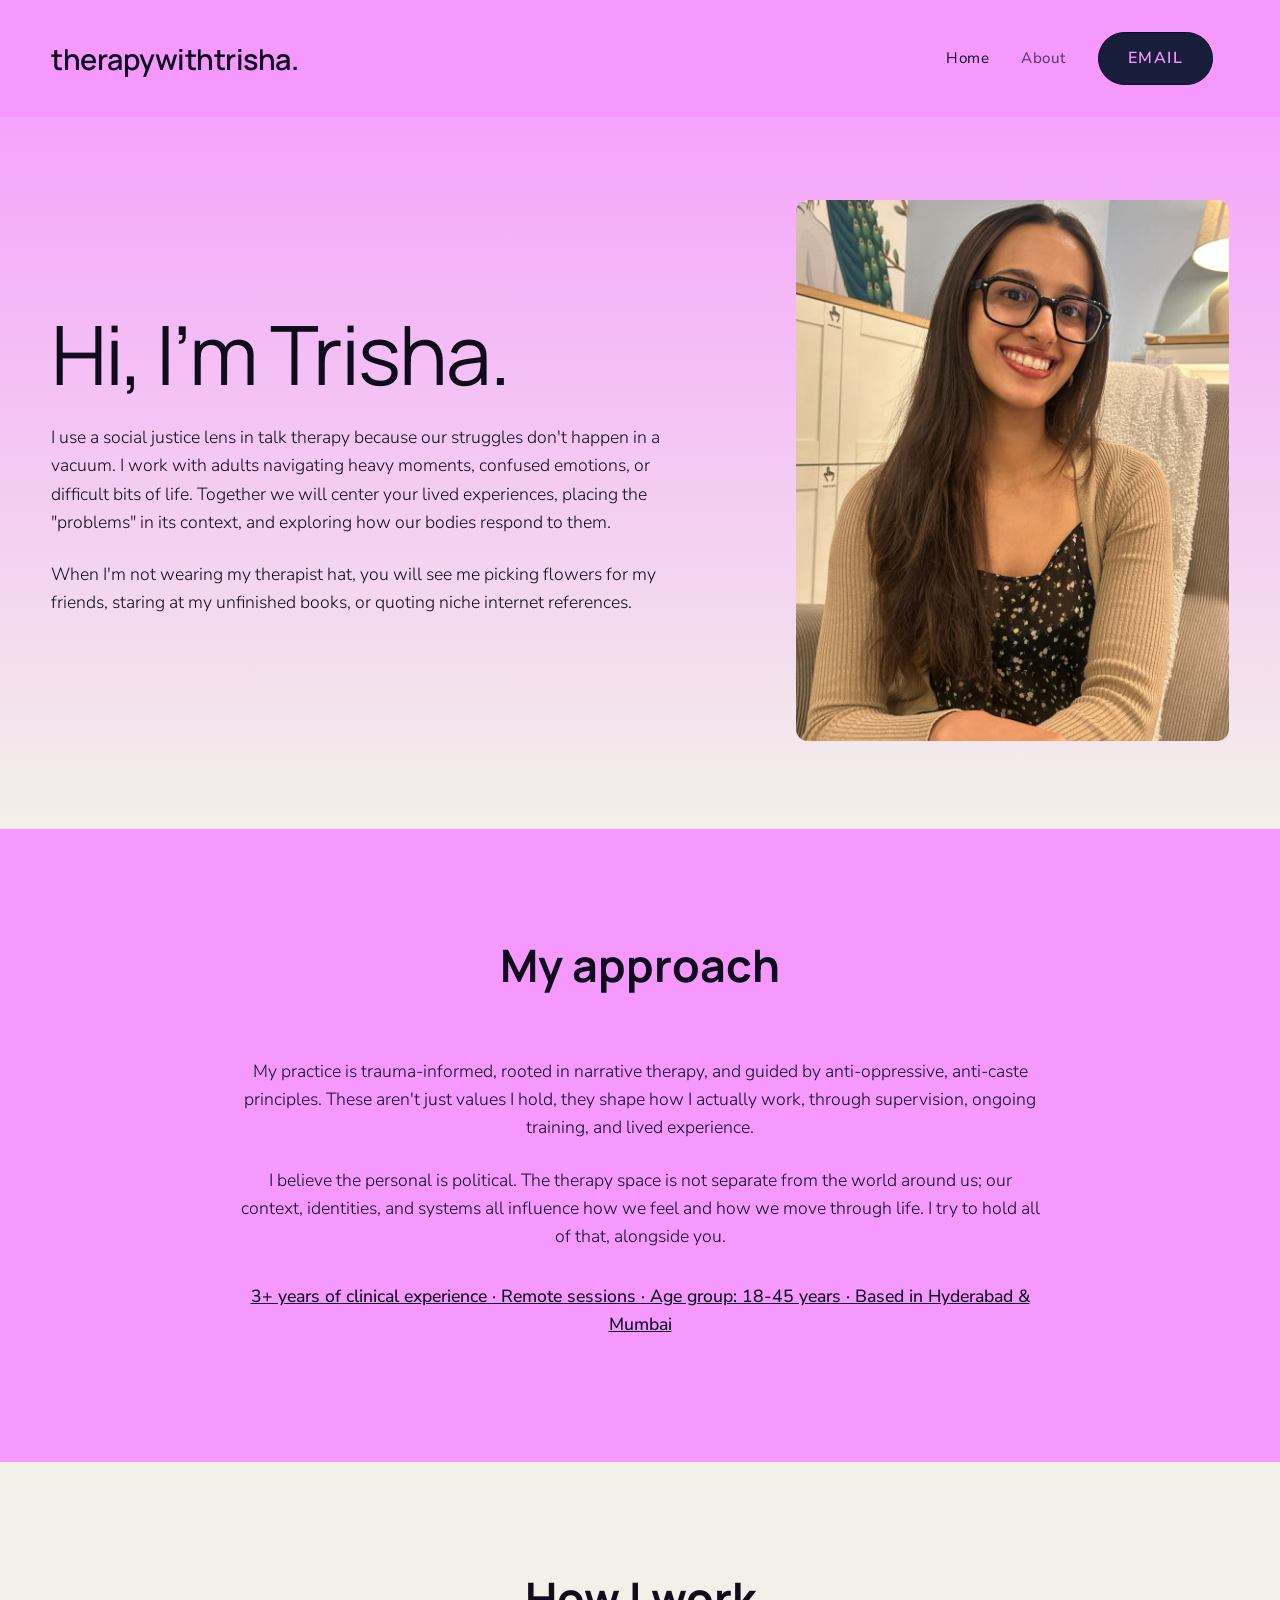
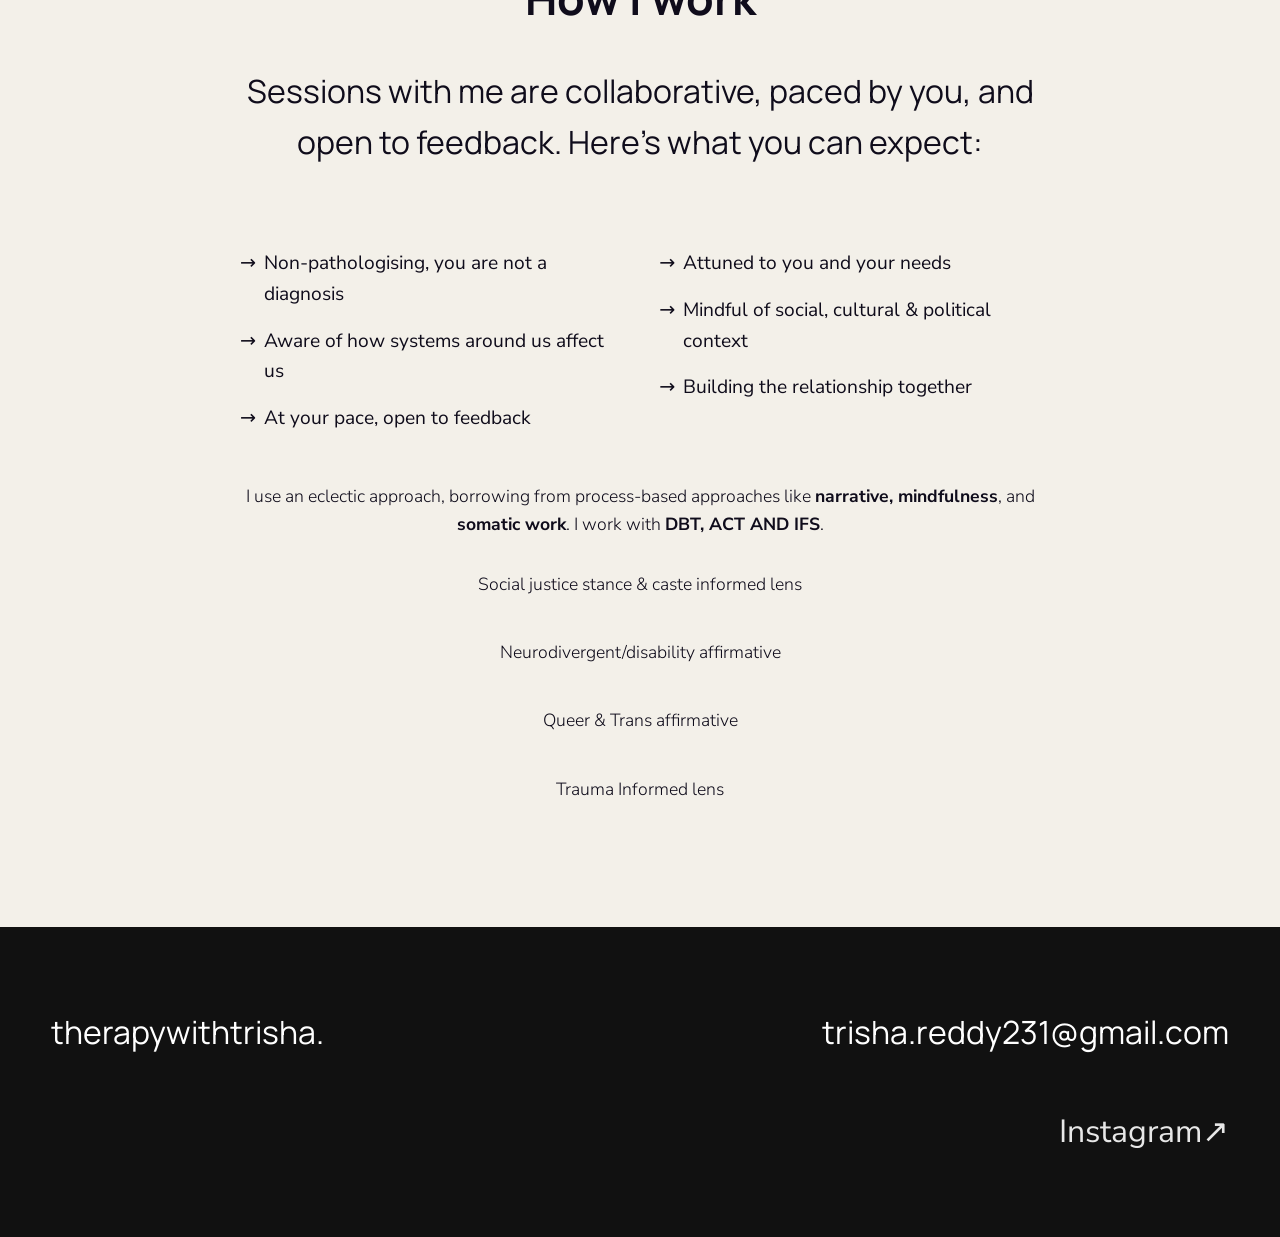
<file: about.html>
<!DOCTYPE html>
<html lang="en">
<head>
    <meta charset="UTF-8">
    <meta name="viewport" content="width=device-width, initial-scale=1.0">
    <title>About | therapywithtrisha.</title>
    <meta name="description" content="Trisha, a Mumbai-based therapist specializing in trauma-informed care. Providing secure, compassionate online counseling sessions across India.">
    <meta name="robots" content="index, follow">
    <link rel="canonical" href="https://www.therapy-with-trisha.netlify.app/about.html">

    <meta property="og:type" content="website">
    <meta property="og:title" content="About Trisha | Online Therapy in Mumbai, India, Anywhere in the world">
    <meta property="og:description" content="Trisha, a Mumbai-based therapist specializing in trauma-informed care. Providing secure, compassionate online counseling sessions across India.">
    <meta property="og:url" content="https://www.therapy-with-trisha.netlify.app/about.html">
    <meta property="og:site_name" content="therapywithtrisha.">
    <meta property="og:image" content="https://www.therapy-with-trisha.netlify.app/media/home.jpeg">

    <meta name="twitter:card" content="summary_large_image">
    <meta name="twitter:title" content="About Trisha | Online Therapy in Mumbai, India, Anywhere in the world">
    <meta name="twitter:description" content="Trisha, a Mumbai-based therapist specializing in trauma-informed care. Providing secure, compassionate online counseling sessions across India.">
    <meta name="twitter:image" content="https://www.therapy-with-trisha.netlify.app/media/home.jpeg">
    <link rel="stylesheet" href="styles.css">
</head>
<body class="section-light">

    <header class="site-header">
        <div class="header-container">
            <div class="logo"><a href="/">therapywithtrisha.</a></div>
            <div class="header-right">
                <button class="menu-toggle" aria-label="Toggle Menu">
                    <span></span>
                    <span></span>
                    <span></span>
                </button>
                <nav class="main-nav">
                    <a href="/" class="active">Home</a>
                    <a href="about.html">About</a>
                    <div class="header-cta">
                        <a href="mailto:trisha.reddy231@gmail.com?subject=New%20Intake" class="btn-email">EMAIL</a>
                    </div>
                </nav>
                
            </div>
        </div>
    </header>

    <main id="about-page">
        
        <section class="page-section section-light grid-engine" id="about-hero">
            <div class="about-hero-container">
                <div class="about-hero-left">
                    <div class="about-title">
                        <h1>Hi, I’m Trisha.</h1>
                    </div>
                    <div class="about-tagline">
                        <p class="large-prose">I use a social justice lens in talk therapy because our struggles don't happen in a vacuum. I work with adults navigating heavy moments, confused emotions, or difficult bits of life. Together we will center your lived experiences, placing the "problems" in its context, and exploring how our bodies respond to them.</p>
                        <p class="large-prose">When I'm not wearing my therapist hat, you will see me picking flowers for my friends, staring at my unfinished books, or quoting niche internet references.</p>
                    </div>
                </div>
                <div class="about-hero-right">
                    <div class="image-block about-profile-img">
                        <img src="media/about-page-hero.jpeg" alt="Trisha Portrait">
                    </div>
                </div>
            </div>
        </section>

        <section class="page-section section-bright grid-engine" id="about-approach">
            <div class="text-block approach-header">
                <h2><strong>My approach</strong></h2>
            </div>
            <div class="text-block approach-statement">
                <p>My practice is trauma-informed, rooted in narrative therapy, and guided by anti-oppressive, anti-caste principles. These aren't just values I hold, they shape how I actually work, through supervision, ongoing training, and lived experience.</p>
                <p>I believe the personal is political. The therapy space is not separate from the world around us; our context, identities, and systems all influence how we feel and how we move through life. I try to hold all of that, alongside you.</p>
                <p class="highlight-line">3+ years of clinical experience · Remote sessions · Age group: 18-45 years · Based in Hyderabad & Mumbai</p>
            </div>
        </section>

        <section class="page-section section-light grid-engine" id="about-framework">
            <div class="text-block framework-title">
                <h2><strong>How I work</strong></h2>
                <h3>Sessions with me are collaborative, paced by you, and open to feedback. Here's what you can expect:</h3>
            </div>
            
            <div class="framework-lists">
                <div class="list-block framework-list-left">
                    <ul>
                        <li>Non-pathologising, you are not a diagnosis</li>
                        <li>Aware of how systems around us affect us</li>
                        <li>At your pace, open to feedback</li>
                    </ul>
                </div>

                <div class="list-block framework-list-right">
                    <ul>
                        <li>Attuned to you and your needs</li>
                        <li>Mindful of social, cultural & political context</li>
                        <li>Building the relationship together</li>
                    </ul>
                </div>
            </div>

            <div class="text-block framework-modal">
                <p>I use an eclectic approach, borrowing from process-based approaches like <strong>narrative, mindfulness</strong>, and <strong>somatic work</strong>. I work with <strong>DBT, ACT AND IFS</strong>.</p>
                <blockquote class="pillars-stack">
                    <p>Social justice stance & caste informed lens</p>
                    <p>Neurodivergent/disability affirmative</p>
                    <p>Queer & Trans affirmative</p>
                    <p>Trauma Informed lens</p>
                </blockquote>
            </div>
        </section>

    </main>

    <footer class="site-footer interactive-bg">
        <div class="footer-container">
            <div class="footer-left">
                <h2>therapywithtrisha.</h2>
            </div>
            <div class="footer-right">
                <h2>trisha.reddy231@gmail.com</h2>
                <div class="social-links">
                    <!-- <a href="#">Twitter</a> -->
                    <a href="https://www.instagram.com/therapywith.trisha/" target="_blank">Instagram↗</a>
                    <!-- <a href="#">Facebook</a> -->
                </div>
            </div>
            <canvas id="canvas-radial"></canvas>
        </div>
    </footer>

    <script src="script.js"></script>
</body>
</html>
</file>
<file: styles.css>
/* ==========================================================================
   1. GLOBAL VARIABLES & RESET
   ========================================================================== */
@import url('https://fonts.googleapis.com/css2?family=Manrope:wght@400;600;700&family=Nunito+Sans:wght@300;400;500;600;700&display=swap');

:root {
    --bg-bright: #F598FF;       /* Vivid Orchid Pink from screenshot */
    --bg-light: #f3f0e9;        /* Slightly warmer warm gray */
    --text-primary: #0F0C1B;    /* Off-black */
    --btn-primary-bg: hsl(229.71, 43.21%, 15.88%);   /* Vivid Orchid Pink from screenshot */
    --font-heading: 'Manrope', sans-serif;
    --font-sans: 'Nunito Sans', system-ui, sans-serif;
    --site-max-width: 1500px;
}

* {
    box-sizing: border-box;
    margin: 0;
    padding: 0;
}

body {
    background-color: var(--bg-bright);
    color: var(--text-primary);
    font-family: var(--font-sans);
    line-height: 1.6;
    overflow-x: hidden;
    -webkit-font-smoothing: antialiased;
}

/* ==========================================================================
   2. SITE HEADER (STUCK TO TOP)
   ========================================================================== */
.site-header {
    position: fixed;
    top: 0;
    left: 0;
    width: 100%;
    background-color: var(--bg-bright);
    backdrop-filter: blur(8px);
    z-index: 1000;
}

.header-container {
    max-width: var(--site-max-width);
    margin: 0 auto;
    padding: 2rem 4vw;
    display: flex;
    justify-content: space-between;
    align-items: center;
}

.header-right {
    display: flex;
    align-items: center;
    gap: 2rem;
}

.menu-toggle {
    display: none;
    flex-direction: column;
    justify-content: space-between;
    width: 30px;
    height: 21px;
    background: none;
    border: none;
    cursor: pointer;
    padding: 0;
    z-index: 1001;
}

.menu-toggle span {
    display: block;
    width: 100%;
    height: 2px;
    background-color: var(--text-primary);
    transition: all 0.3s ease;
}

.menu-toggle.active span:nth-child(1) {
    transform: translateY(9.5px) rotate(45deg);
}

.menu-toggle.active span:nth-child(2) {
    opacity: 0;
}

.menu-toggle.active span:nth-child(3) {
    transform: translateY(-9.5px) rotate(-45deg);
}

.site-header .logo a {
    font-family: var(--font-heading);
    font-size: 1.8rem;
    font-weight: 600;
    text-decoration: none;
    color: var(--text-primary);
    letter-spacing: -0.5px;
}

.main-nav {
    display: flex;
    align-items: center;
    justify-content: center;
}

.main-nav a {
    text-decoration: none;
    color: var(--text-primary);
    margin: 0 1rem;
    text-align: center;
    font-size: 0.95rem;
    letter-spacing: 0.5px;
    opacity: 0.7;
    transition: opacity 0.2s ease;
}

.header-cta {
    display: flex;
    justify-content: center;
    align-items: center;
}

.main-nav a.active, .main-nav a:hover {
    opacity: 1;
}

.main-nav .btn-email {
    text-decoration: none;
    color: hsl(294.17,100%,79.8%);
    border: 1px solid var(--text-primary);
    border-radius: 100px;
    padding: 0.8rem 1.8rem;
    margin: 0 1rem;
    font-size: 1rem;
    letter-spacing: 1.5px;
    font-weight: 600;
    opacity: 1;
    background: var(--btn-primary-bg);
    transition: all 0.3s ease;
}

.btn-email:hover {
    background-color: var(--text-primary);
    color: var(--bg-bright);
}

/* ==========================================================================
   3. THE FLUID GRID ENGINE (SIMPLIFIED)
   ========================================================================== */
.section-bright { background-color: var(--bg-bright); }
.section-light { background-color: var(--bg-light); }
.section-intro { background-color: #E5E9FD; }

.page-section {
    position: relative;
    padding: 140px 0 80px 0;
    /* min-height: 100vh; */
    display: flex;
    align-items: center;
}

.grid-engine {
    width: 100%;
    margin: 0 auto;
    display: flex;
    flex-direction: column;
    gap: 2rem;
}

#hero, #onboarding {
    max-width: var(--site-max-width);
    margin: 0 auto;
    padding: 0 4vw;
}

/* Specific Page Sections */
#hero {
    display: flex;
    flex-direction: row;
    align-items: center;
    justify-content: space-between;
    gap: 6rem;
    padding-top: 180px; /* Increased to ensure it's below header */
}

.hero-left {
    flex: 1.2;
    display: flex;
    flex-direction: column;
}

.hero-right {
    flex: 0.8;
    display: flex;
    justify-content: center;
    align-items: center;
}

#hero .title-block {
    width: 100%;
    margin-bottom: 2rem;
}

#hero .body-block {
    max-width: 600px;
}

#hero .spinning-spiral {
    display: flex;
    justify-content: center;
    align-items: center;
}

#intro {
    display: flex;
    flex-direction: row;
    align-items: center;
    gap: 0;
    padding: 0;
    min-height: auto;
}

.intro-left, .intro-right {
    flex: 1;
    width: 50%;
    display: flex;
    align-items: center;
}

.intro-container {
    display: flex;
    width: 100%;
    max-width: var(--site-max-width);
    margin: 0 auto;
    align-items: center;
}

.intro-left {
    justify-content: center;
    padding: 60px 4vw;
}

.intro-right {
    padding: 60px 4vw;
    justify-content: flex-start;
}

#intro .image-block img {
    max-width: 100%;
    height: auto;
    max-height: 500px;
    object-fit: contain;
    border-radius: 8px;
}

#onboarding {
    padding: 50px 0;
}

.onboarding-content {
    display: flex;
    flex-wrap: wrap;
    align-items: flex-start;
    gap: 2rem;
    padding: 0 4vw;
}

#onboarding .onboarding-content > h3 {
    flex: 0 0 100%;
    margin-bottom: 0;
}

.onboarding-text {
    flex: 0 0 69%;
}

.onboarding-action {
    flex: 1;
    display: flex;
    justify-content: center;
    align-items: flex-end;
}

#final-cta {
    padding: 100px 0;
    position: relative;
    overflow: hidden;
}

.cta-container {
    display: flex;
    max-width: var(--site-max-width);
    margin: 0 auto;
    padding: 0 4vw;
    gap: 6rem;
    align-items: flex-start;
    position: relative;
    z-index: 2;
}

.cta-left {
    flex: 0 0 42%;
}

.cta-right {
    flex: 1;
}

/* ==========================================================================
   4. TYPOGRAPHY & ELEMENTS
   ========================================================================== */
h1 {
    font-family: var(--font-heading);
    font-size: clamp(2.1rem, 6.4vw, 5.5rem);
    font-weight: 400;
    line-height: 1.1;
    letter-spacing: -2px;
    margin-bottom: 1.5rem;
}

#hero .title-block h1 {
    font-size: clamp(2rem, 6vw, 5.5rem);
}

h2 {
    font-family: var(--font-heading);
    font-size: clamp(2rem, 3.5vw, 3rem);
    font-weight: 400;
    margin-bottom: 1.5rem;
}
h3 {
    font-family: var(--font-heading);
    font-size: clamp(1.5rem, 2.5vw, 2rem);
    font-weight: 400;
    margin-bottom: 1.5rem;
}

p {
    font-size: clamp(1.1rem, 1.3vw, 1.35rem);
    color: var(--text-primary);
    margin-bottom: 1.5rem;
    font-weight: 300;
}

p em {
    font-family: var(--font-heading);
    font-size: 1.25 times;
    color: var(--text-primary);
}

.btn-primary {
    display: inline-block;
    text-decoration: none;
    background-color: var(--text-primary);
    border-radius: 100px;
    color: var(--bg-bright);
    padding: 1.2rem 2.5rem;
    font-size: 0.95rem;
    font-weight: 500;
    transition: opacity 0.2s ease;
    margin-top: 1rem;
}

.btn-primary:hover {
    opacity: 0.9;
}

/* Animated Spiral Placeholder */
.spiral-graphic {
    font-size: 12rem;
    animation: smooth-spin 20s linear infinite;
    transform-origin: center;
}

.spiral-graphic img {
    width: clamp(220px, 28vw, 420px);
    max-width: 100%;
    height: auto;
    display: block;
}

@keyframes smooth-spin {
    from { transform: rotate(0deg); }
    to { transform: rotate(360deg); }
}

/* ==========================================================================
   5. FOOTER ARCHITECTURE (SIMPLIFIED)
   ========================================================================== */
.site-footer {
    position: relative;
    background-color: #111111;
    color: #ffffff;
    padding: 5rem 0;
}

.footer-container {
    max-width: var(--site-max-width);
    margin: 0 auto;
    padding: 0 4vw;
    display: flex;
    justify-content: space-between;
    align-items: flex-start;
}

.footer-left {
    display: flex;
    flex-direction: column;
}

.footer-right {
    display: flex;
    flex-direction: column;
    align-items: flex-end;
    text-align: right;
}

.site-footer h2 {
    font-family: var(--font-heading);
    font-size: 2rem;
    color: #ffffff;
    margin-bottom: 1rem;
}

.site-footer p {
    color: #ffffff;
    opacity: 0.8;
}

.site-footer .social-links {
    margin-top: 2rem;
}

.site-footer .social-links a {
    color: #ffffff;
    margin-left: 2rem;
    text-decoration: none;
    font-size: 2rem;
    opacity: 0.9;
    transition: opacity 0.2s ease;
}

.site-footer .social-links a:hover {
    opacity: 1;
}

/* Interactive Background Overlays */
canvas {
    position: absolute;
    top: 0;
    left: 0;
    width: 100%;
    height: 100%;
    z-index: 1;
    pointer-events: none; /* Let pointer events fall through to elements */
}

/* ==========================================================================
   ABOUT PAGE LAYOUT
   ========================================================================== */

#about-hero {
    background: linear-gradient(180deg, #F598FF 0%, rgba(235, 176, 255, 0) 100%);
    padding-top: 200px;
}

.about-hero-container {
    max-width: var(--site-max-width);
    margin: 0 auto;
    padding: 0 4vw;
    display: flex;
    align-items: center;
    gap: 6rem;
    width: 100%;
}

.about-hero-left {
    flex: 1.2;
}

.about-hero-right {
    flex: 0.8;
    display: flex;
    justify-content: flex-end;
}

.about-hero-right .about-profile-img {
    width: 100%;
    max-width: 450px;
}

.about-hero-right .about-profile-img img {
    width: 100%;
    aspect-ratio: 4 / 5;
    object-fit: cover;
    border-radius: 12px;
}

#about-approach {
    text-align: center;
    padding: 100px 4vw;
}

#about-approach .approach-header,
#about-approach .approach-statement {
    max-width: 800px;
    width: 100%;
    margin-left: auto;
    margin-right: auto;
}

.highlight-line {
    text-decoration: underline;
    margin-top: 2rem;
    font-weight: 500;
}

#about-framework {
    padding: 100px 4vw;
}

#about-framework .framework-title,
#about-framework .framework-lists,
#about-framework .framework-modal {
    max-width: 800px;
    width: 100%;
    margin-left: auto;
    margin-right: auto;
}

#about-framework .framework-title {
    text-align: center;
}

#about-framework .framework-title h2 {
    text-align: center;
    margin-bottom: 2rem;
}

#about-framework .framework-title h3 {
    max-width: 100%;
    margin: 0 0 3rem 0;
    padding: 0;
}

.framework-lists {
    display: flex;
    justify-content: space-between;
    gap: 3rem;
    padding: 0;
}

.framework-lists ul {
    list-style: none;
}

.framework-lists ul li {
    font-size: 1.2rem;
    margin-bottom: 1rem;
    position: relative;
    padding-left: 1.5rem;
}

.framework-lists ul li::before {
    content: "→";
    position: absolute;
    left: 0;
    color: var(--text-primary);
}

.framework-modal {
    margin: 0 auto;
    text-align: center;
    padding: 0;
}

.pillars-stack {
    margin-top: 2rem;
    display: flex;
    flex-direction: column;
    gap: 1rem;
    font-weight: 700;
    font-style: normal;
    border: none;
}

@media (max-width: 960px) {
    .grid-engine {
        gap: 1rem;
    }
    .about-hero-container {
        flex-direction: column;
        gap: 4rem;
        margin-top: 120px;
    }

    .about-hero-left, .about-hero-right {
        flex: none;
        width: 100%;
    }

    .about-hero-right {
        justify-content: center;
        padding-bottom: 2rem;
    }

    .framework-lists {
        flex-direction: column;
        gap: 2rem;
        align-items: flex-start;
    }
}

@media (max-width: 800px) {
    .grid-engine {
        gap: 0.5rem;
    }

    h2, h3, p {
        margin-bottom: 0;
    }

    body.menu-open {
        overflow: hidden;
    }

    .header-container { padding: 1.5rem 4vw; }

    .header-right {
        gap: 1rem;
    }

    .menu-toggle {
        display: flex;
        order: 2;
    }

    .main-nav {
        position: fixed;
        top: 0;
        right: -100%;
        width: min(84vw, 360px);
        max-width: 100%;
        height: 100dvh;
        background-color: var(--bg-bright);
        flex-direction: column;
        justify-content: center;
        align-items: center;
        transition: right 0.4s cubic-bezier(0.77, 0, 0.175, 1);
        z-index: 1000;
        padding: 5rem 1.5rem 2rem;
        box-shadow: -14px 0 40px rgba(0, 0, 0, 0.14);
        overflow-y: auto;
    }

    .main-nav.active {
        right: 0;
    }

    .main-nav a {
        font-size: clamp(1.25rem, 5vw, 1.6rem);
        margin: 0.45rem 0;
        font-family: var(--font-heading);
        width: auto;
        padding: 0.7rem 0;
        overflow-wrap: anywhere;
        text-align: center;
    }

    .header-cta {
        order: 3;
        margin-right: 0;
        margin-top: 0.6rem;
        width: 100%;
        display: flex;
        justify-content: center;
    }

    .main-nav .btn-email {
        margin: 0;
    }

    .btn-email {
        padding: 0.6rem 1.2rem;
        font-size: 0.75rem;
    }

    #hero,
    #hero .hero-content-bottom,
    #final-cta .cta-container,
    #onboarding .onboarding-content,
    #about-hero {
        flex-direction: column;
        gap: 2rem;
        text-align: left;
        width: 100%;
        padding: 0 2rem;
    }

    .cta-left, .cta-right {
        flex: 0 0 100%;
    }

    .onboarding-text {
        flex: 0 0 100%;
    }

    .onboarding-action {
        justify-content: flex-start;
        align-items: flex-start;
    }

    #intro, .intro-container, .intro-left, .intro-right {
        width: 100%;
        padding: 2rem 4vw;
        flex-direction: column;
    }

    .intro-left {
        order: 1;
    }

    .intro-right {
        order: 2;
    }

    #final-cta {
        padding: 50px 0;
    }

    #hero {
        padding-top: 120px;
    }

    .hero-left, .hero-right {
        flex: none;
        width: 100%;
    }

    .footer-container {
        flex-direction: column;
        gap: 2rem;
        text-align: left;
    }

    .footer-right {
        align-items: flex-start;
        text-align: left;
        width: 100%;
        max-width: 100%;
    }

    .site-footer h2 {
        overflow-wrap: anywhere;
        word-break: break-word;
    }

    .site-footer .social-links {
        display: flex;
        flex-wrap: wrap;
        gap: 0.8rem 1.4rem;
    }

    .footer-right .social-links a {
        margin-left: 0;
        margin-right: 0;
    }

    #about-approach,
    #about-framework {
        padding: 2rem 2rem;
        text-align: left;
    }

    #about-approach .approach-header,
    #about-approach .approach-statement,
    #about-framework .framework-title,
    #about-framework .framework-lists,
    #about-framework .framework-modal {
        max-width: 100%;
        margin-left: 0;
        margin-right: 0;
    }

    #about-framework .framework-title,
    #about-framework .framework-title h2,
    #about-framework .framework-title h3,
    .framework-modal {
        text-align: left;
    }

    #about-framework .framework-title h3 {
        margin: 0 0 1.5rem 0;
    }

    .framework-lists {
        gap: 1rem;
    }
}

@media (max-width: 390px) {
    .header-container {
        padding: 1rem;
    }

    .site-header .logo a {
        font-size: 1.2rem;
        letter-spacing: -0.2px;
    }

    .menu-toggle {
        width: 26px;
        height: 18px;
    }

    .main-nav {
        width: min(90vw, 320px);
        padding: 5.8rem 1rem 1.5rem;
    }

    .page-section {
        padding: 110px 0 56px 0;
    }

    #hero {
        padding-top: 104px;
        gap: 1.25rem;
    }

    h1 {
        font-size: clamp(2rem, 11vw, 2.6rem);
        letter-spacing: -1px;
        overflow-wrap: anywhere;
    }

    h2, h3 {
        font-size: clamp(1.55rem, 7.8vw, 2rem);
        overflow-wrap: anywhere;
    }

    p {
        font-size: clamp(0.98rem, 4.3vw, 1.08rem);
    }

    .spiral-graphic {
        font-size: 7rem;
    }

    .spiral-graphic img {
        width: clamp(140px, 52vw, 210px);
    }

    .footer-container {
        gap: 2rem;
    }

    .site-footer h2, .social-links a {
        font-size: clamp(0.9rem, 4.5vw, 1rem);
    }

    #about-approach,
    #about-framework {
        padding: 52px 1rem;
    }

    .framework-lists ul li {
        font-size: 1.05rem;
        margin-bottom: 0.85rem;
    }

    .highlight-line {
        margin-top: 1rem;
    }
}
</file>
